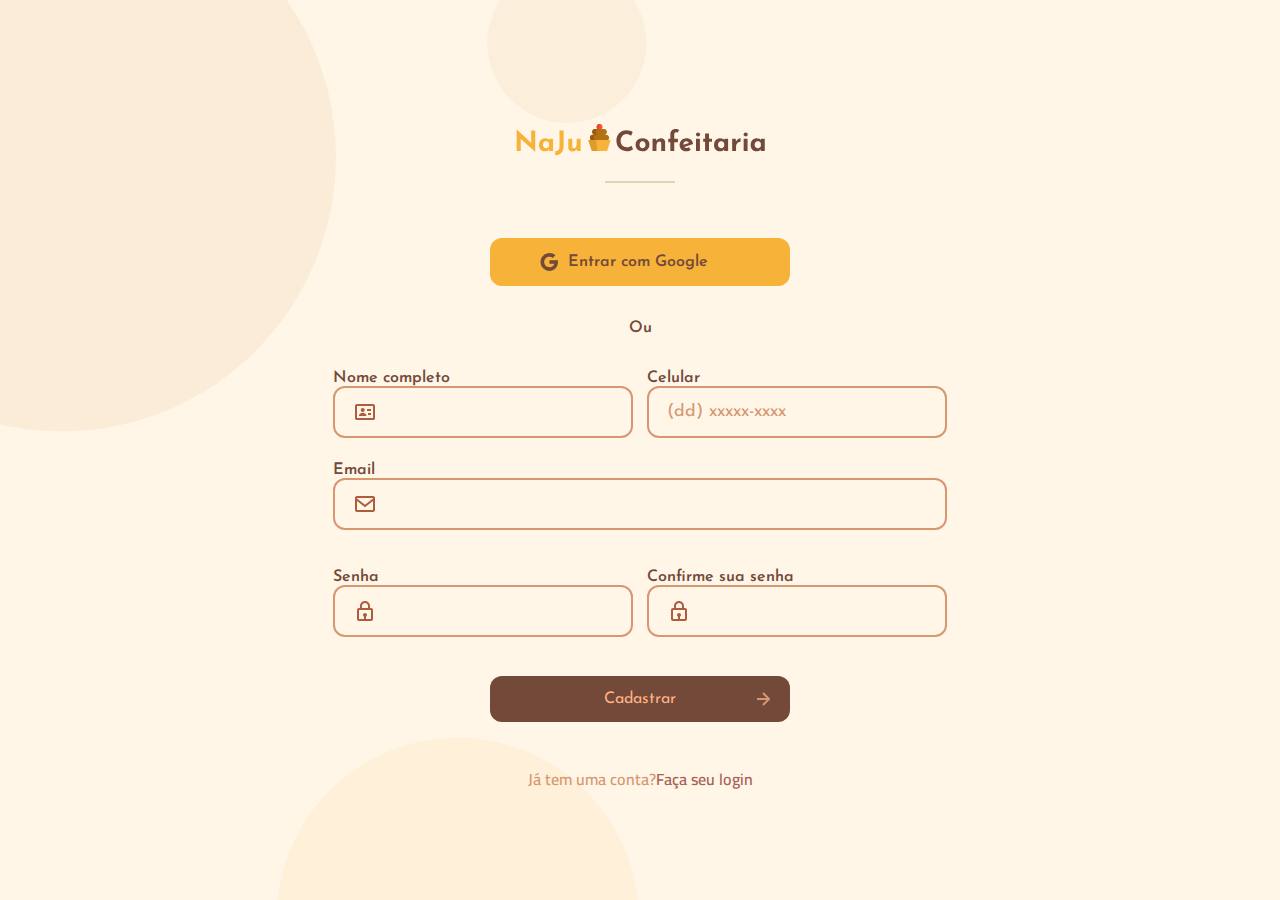
<file: cadastro.html>
<!DOCTYPE html>
<html lang="en">

<head>
  <meta charset="UTF-8">
  <meta name="viewport" content="width=device-width, initial-scale=1.0">
  <link rel="preconnect" href="https://fonts.googleapis.com">
  <link rel="preconnect" href="https://fonts.gstatic.com" crossorigin>
  <link href="https://fonts.googleapis.com/css2?family=Cairo:wght@200..1000&family=Josefin+Sans:ital,wght@0,100..700;1,100..700&display=swap" rel="stylesheet">
  <link rel="preloud" href="./css/style.css" as="style">
  <link rel="stylesheet" href="./css/style.css">
  <title>Login</title>
</head>

<body id="cadastro">
  <div class="logo">
    <a href="./index.html"><img src="./imgs/Logo.svg" alt=""></a>
  </div>
  <form action="" method="POST">


    <div class="bnt-google">

      <img src="./imgs/google.svg" alt="">
      <a href="/" class="titulo">Entrar com Google</a>

    </div>

    <p class="titulo ou">Ou</p>
    <div class="campo-nome">
      <label for="nome" class="titulo">Nome completo</label>
      <input type="text" name="nome" id="nome" autocomplete="off">
    </div>

    <div class="campo-celular">
      <label for="celular" class="titulo">Celular</label>
      <input type="text" name="celular" id="celular" autocomplete="off" placeholder="(dd) xxxxx-xxxx">
    </div>

    <div class="campo-email">

      <label for="email" class="titulo">Email</label>
      <input type="email" name="email" id="email" autocomplete="off">

    </div>

    <div class="campo-senha">
      <label for="senha" class="titulo">Senha</label>
      <input type="password" name="senha" id="senha" autocomplete="off">
    </div>

    <div class="campo-confirmar-senha">
      <label for="comfirmarSenha" class="titulo">Confirme sua senha</label>
      <input type="password" name="comfirmarSenha" id="comfirmarSenha" autocomplete="off">
    </div>

    <div class="bnt-entrar">
      <a href="./cadastro.html">Cadastrar</a>
    </div>

    <p class="sub-titulo" id="perguntaLogin">Já tem uma conta?<a href="./login.html">Faça seu login<span></p>
  </form>









</body>

</html>
</file>
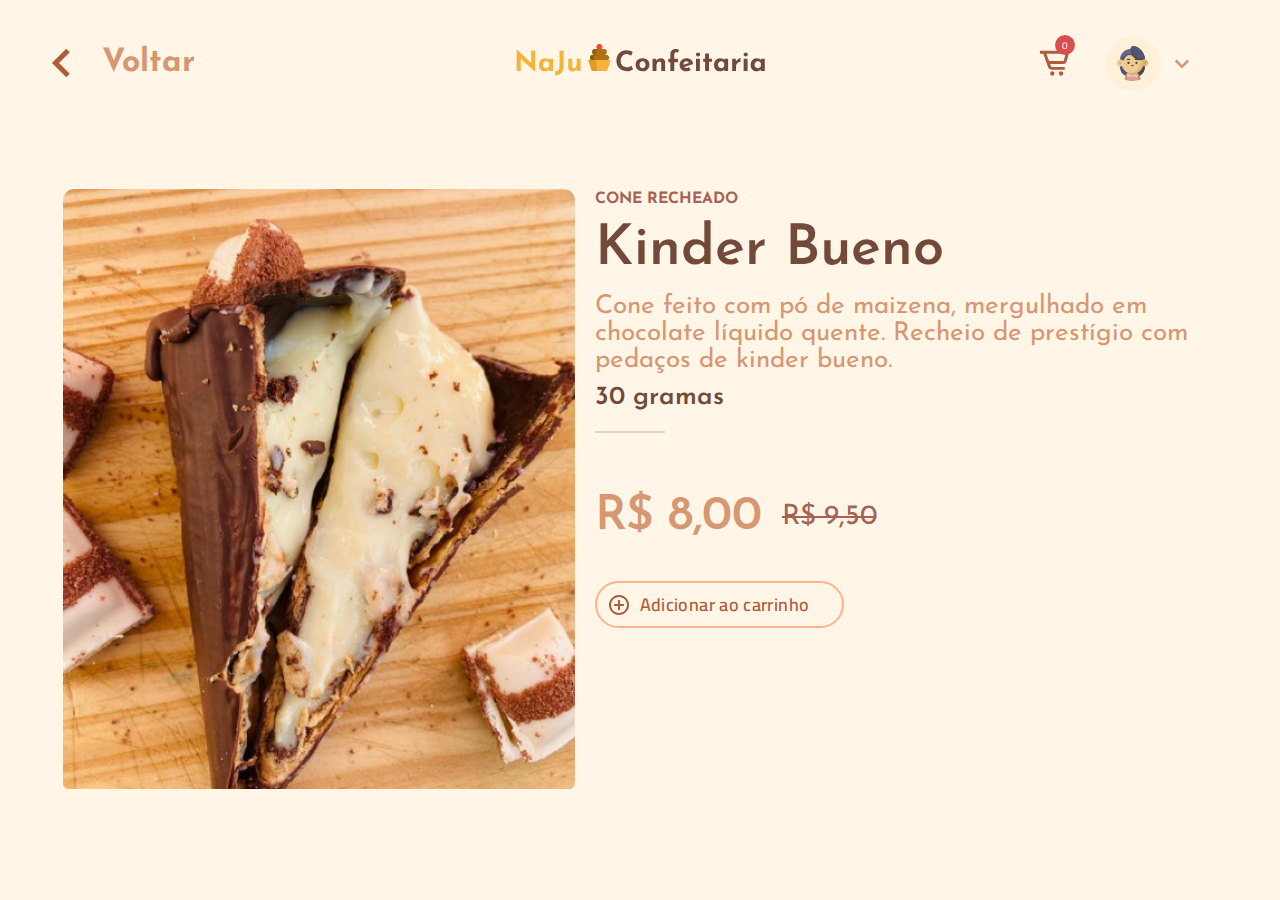
<file: detalhesKinder.html>
<!DOCTYPE html>
<html lang="en">

<head>
  <meta charset="UTF-8">
  <meta name="viewport" content="width=device-width, initial-scale=1.0">
  <link rel="preconnect" href="https://fonts.googleapis.com">
  <link rel="preconnect" href="https://fonts.gstatic.com" crossorigin>
  <link href="https://fonts.googleapis.com/css2?family=Cairo:wght@200..1000&family=Josefin+Sans:ital,wght@0,100..700;1,100..700&display=swap" rel="stylesheet">

  <link rel="stylesheet" href="./css/style.css">
  <title>Detalhes do Kinder</title>
  <link rel="icon" href="./imgs/favicon.svg" type="image/svg+xml">
  <meta name="description" content="A confeitaria onde o principal ingrediente é o amor">
</head>

<body id="detalhes">
  <header>
    <nav aria-label="primaria">
      <div class="voltar">
        <a href="./index.html">
          <img src="./imgs/arrow.svg" alt="">
        </a>
        <h1 class="titulo cor-0 b"><a href="./index.html">Voltar</a></h1>

      </div>

      <div class="logo">
        <a href="./"><img src="./imgs/Logo.svg" alt="logo naju" width="253" height="34"></a>
      </div>
      <div class="menu">
        <div id="carrinho">
          <div class="modal-carrinho hidden">
            <h1 class=" titulo cor-3">Carrinho está vazio</h1>
          </div>
          <span id="numero">0</span>
          <img src="./imgs/cart.svg" alt="">
        </div>
        <div class="perfil">
          <div class="bg-perfil">
            <div class="modal-perfil hidden">
              <div class="perfil">
                <img src="./imgs/user-circle.svg" alt="">
                <h1 class="titulo cor-3 medio" cor-3>Meu perfil</h1>
              </div>

              <div class="logout">
                <img src="./imgs/logout.svg" alt="">
                <h1 class="titulo alert medio">Sair</h1>
              </div>
            </div>
            <img src="./imgs/woman-user.svg" alt="">
          </div>

          <img src="./imgs/arrowPerfil.svg" alt="">
        </div>

      </div>
    </nav>
  </header>

  <div class="detalhes">

    <div class="img-produto">
      <img src="./imgs/detalhesKinder.png" alt="cone recheado kinder bueno">
    </div>

    <div class="conteudo-produto">
      <span class="titulo b cor-1 sm">CONE RECHEADO</span>
      <h1 class="titulo big ">Kinder Bueno</h1>
      <p class="titulo cor-0 md rg" id="corpoTexto">Cone feito com pó de maizena, mergulhado em chocolate líquido quente. Recheio de prestígio com pedaços de kinder bueno.</p>
      <p class="titulo md" id="peso">30 gramas</p>
      <div class="preco">
        <p class="titulo cor-0 grande">R$ 8,00</p>
      </div>
      <button class="addCarrinho btn cor-3 sb">Adicionar ao carrinho</button>
    </div>

  </div>








  <script src="./js/modules/carrinho.js"></script>
</body>

</html>
</file>
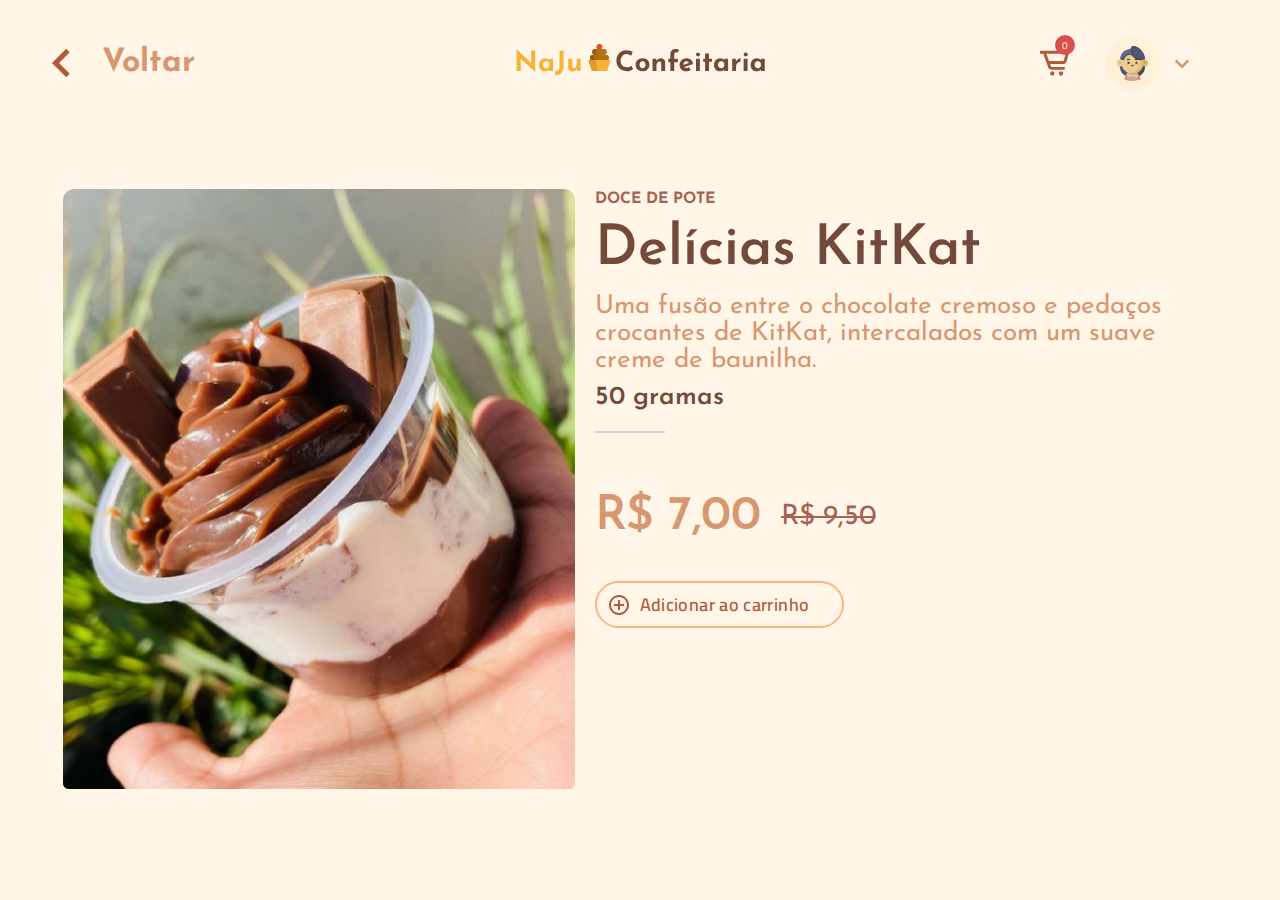
<file: detalhesKitkat.html>
<!DOCTYPE html>
<html lang="en">

<head>
  <meta charset="UTF-8">
  <meta name="viewport" content="width=device-width, initial-scale=1.0">
  <link rel="preconnect" href="https://fonts.googleapis.com">
  <link rel="preconnect" href="https://fonts.gstatic.com" crossorigin>
  <link href="https://fonts.googleapis.com/css2?family=Cairo:wght@200..1000&family=Josefin+Sans:ital,wght@0,100..700;1,100..700&display=swap" rel="stylesheet">
  <link rel="stylesheet" href="./css/style.css">
  <title>Detalhes do Kit Kat</title>
  <link rel="icon" href="./imgs/favicon.svg" type="image/svg+xml">
  <meta name="description" content="A confeitaria onde o principal ingrediente é o amor">
</head>

<body id="detalhes">
  <header>
    <nav aria-label="primaria">
      <div class="voltar">
        <a href="./index.html">
          <img src="./imgs/arrow.svg" alt="">
        </a>
        <h1 class="titulo cor-0 b"><a href="./index.html">Voltar</a></h1>

      </div>

      <div class="logo">
        <a href="./"><img src="./imgs/Logo.svg" alt="logo naju" width="253" height="34"></a>
      </div>
      <div class="menu">

        <div id="carrinho">
          <div class="modal-carrinho hidden">
            <h1 class=" titulo cor-3">Carrinho está vazio</h1>
          </div>
          <span id="numero">0</span>
          <img src="./imgs/cart.svg" alt="">

        </div>
        <div class="perfil">

          <div class="bg-perfil">
            <div class="modal-perfil hidden">
              <div class="perfil">
                <img src="./imgs/user-circle.svg" alt="">
                <h1 class="titulo cor-3 medio" cor-3>Meu perfil</h1>
              </div>

              <div class="logout">
                <img src="./imgs/logout.svg" alt="">
                <h1 class="titulo alert medio">Sair</h1>
              </div>
            </div>
            <img src="./imgs/woman-user.svg" alt="">
          </div>

          <img src="./imgs/arrowPerfil.svg" alt="">
        </div>

      </div>
    </nav>
  </header>

  <div class="detalhes">

    <div class="img-produto">
      <img src="./imgs/detalhesKitkat.png" alt=" doce de pote kitkat">
    </div>

    <div class="conteudo-produto">
      <span class="titulo b cor-1 sm">DOCE DE POTE</span>
      <h1 class="titulo big ">Delícias KitKat</h1>
      <p class="titulo cor-0 md rg" id="corpoTexto">Uma fusão entre o chocolate cremoso e pedaços crocantes de KitKat, intercalados com um suave creme de baunilha.</p>
      <p class="titulo md" id="peso">50 gramas</p>
      <div class="preco">
        <p class="titulo cor-0 grande">R$ 7,00</p>
      </div>
      <button class="addCarrinho btn cor-3 sb">Adicionar ao carrinho</button>
    </div>

  </div>








  <script src="./js/modules/carrinho.js"></script>
</body>

</html>
</file>
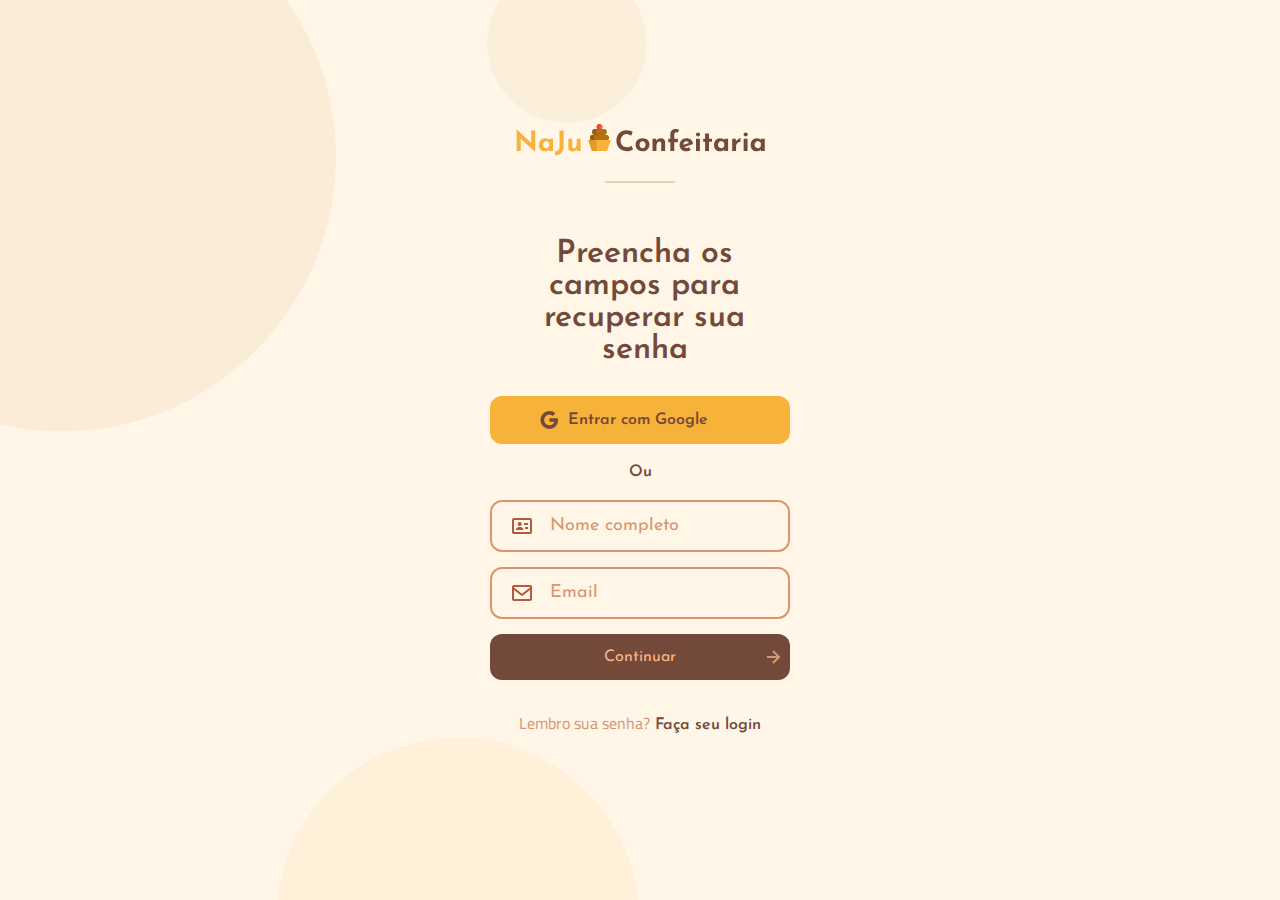
<file: recuperarSenha.html>
<!DOCTYPE html>
<html lang="en">

<head>
  <meta charset="UTF-8">
  <meta name="viewport" content="width=device-width, initial-scale=1.0">
  <link rel="preconnect" href="https://fonts.googleapis.com">
  <link rel="preconnect" href="https://fonts.gstatic.com" crossorigin>
  <link href="https://fonts.googleapis.com/css2?family=Cairo:wght@200..1000&family=Josefin+Sans:ital,wght@0,100..700;1,100..700&display=swap" rel="stylesheet">
  <link rel="preloud" href="./css/style.css" as="style">
  <link rel="stylesheet" href="./css/style.css">
  <title>recuperar</title>
</head>

<body id="login" class="recuperarSenha">
  <div class="logo">
    <a href="./index.html"><img src="./imgs/Logo.svg" alt=""></a>
  </div>
  <form action="" method="POST">
    <h1 class="titulo">Preencha os campos para<br> recuperar sua senha</h1>

    <div class="bnt-google">

      <img src="./imgs/google.svg" alt="">
      <a href="/" class="titulo">Entrar com Google</a>

    </div>

    <p class="titulo ou">Ou</p>

    <div class="campo-nome">
      <input type="text" name="nome" id="nome" autocomplete="off" placeholder="Nome completo">
    </div>
    <div class="campo-email">
      <input type="email" name="email" id="email" autocomplete="off" placeholder="Email">
    </div>
    <div class="bnt-entrar">
      <a href="./codigoConfirmacao.html">Continuar</a>
    </div>
    <a href="./login.html" class="sub-titulo">Lembro sua senha?<span class="titulo"> Faça seu login</span></a>
  </form>








</body>

</html>
</file>
<file: css/style.css>
@import './global.css';
@import './utilitarios.css';
@import './header.css';
@import './banner.css';
@import './destaques.css';
@import './login.css';
@import './cadastro.css';
@import './recuperarSenha.css';
@import './catalogo.css';
@import './filtro.css';
@import './footer.css';
@import './detalhesKinder.css';
</file>
